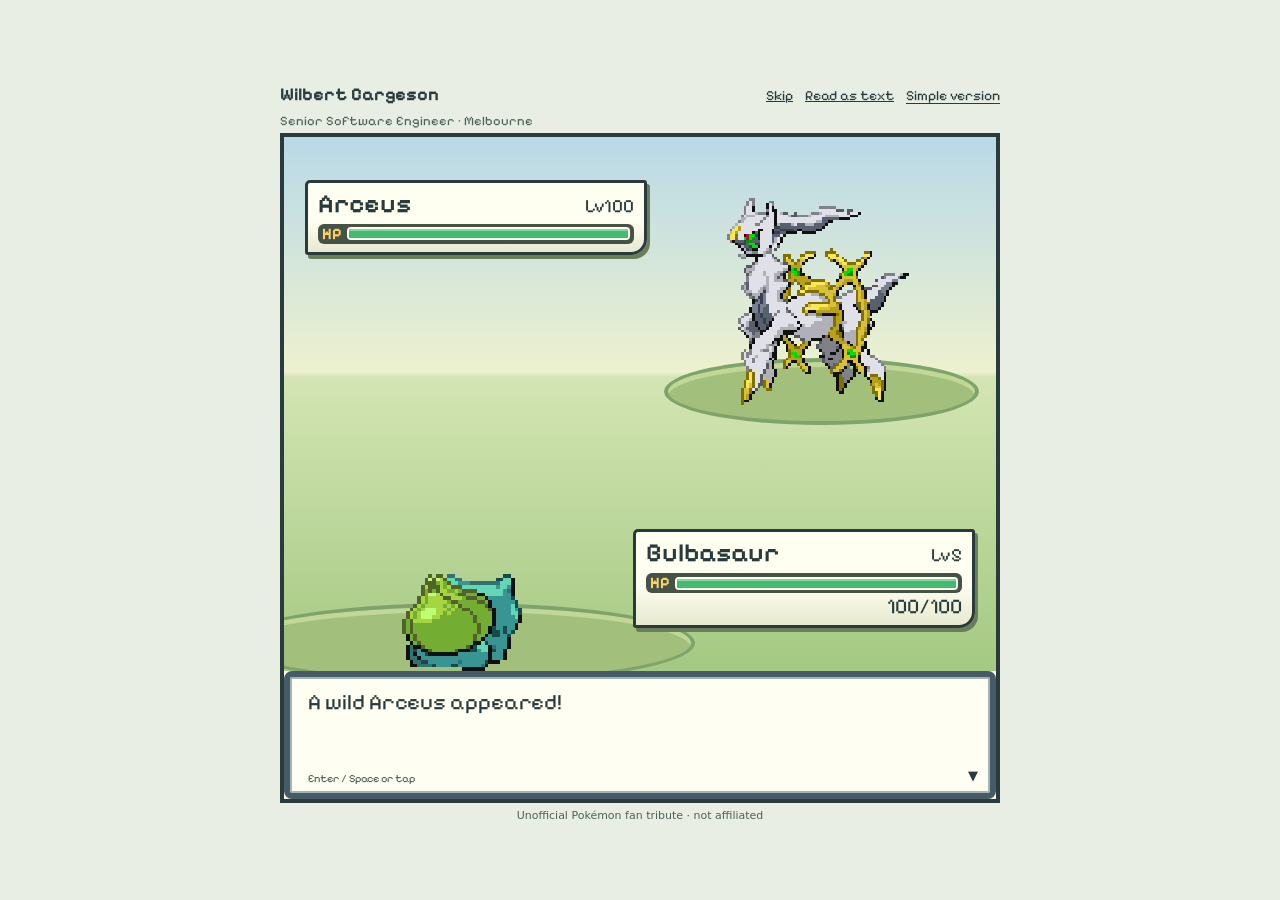
<file: index.html>
<!DOCTYPE html>
<html lang="en-AU">
  <head>
    <meta charset="utf-8" />
    <meta name="viewport" content="width=device-width, initial-scale=1" />

    <link rel="icon" href="./favicon.png" type="image/png" sizes="128x128" />
    <link rel="apple-touch-icon" href="./logo192.png" />
    <link rel="manifest" href="./manifest.json" />
    <meta name="theme-color" content="#f8f8f8" />

    <!--
      `max-image-preview:large` is what lets Google print the card artwork
      beside the result instead of a thumbnail; the two `max-*` opt-outs stop
      it truncating the snippet. Without these it defaults to the smallest.
    -->
    <meta
      name="robots"
      content="index, follow, max-image-preview:large, max-snippet:-1, max-video-preview:-1"
    />
    <meta name="author" content="Wilbert Cargeson" />

    <title>Wilbert Cargeson — Senior Software Engineer | Melbourne</title>
      <meta name="description" content="Wilbert Cargeson is a senior software engineer in Melbourne, Australia. Five years building event-driven platforms and high-availability microservices in C#/.NET, React, Python and AWS. AWS Certified DevOps Engineer – Professional." />
      <link rel="canonical" href="https://wil-bit21.github.io/" />
      <link rel="alternate" href="https://wil-bit21.github.io/simple/" title="Plain résumé" />

      <meta property="og:type" content="profile" />
      <meta property="og:site_name" content="Wilbert Cargeson — Senior Software Engineer | Melbourne" />
      <meta property="og:locale" content="en_AU" />
      <meta property="og:url" content="https://wil-bit21.github.io/" />
      <meta property="og:title" content="Wilbert Cargeson — Senior Software Engineer | Melbourne" />
      <meta property="og:description" content="Wilbert Cargeson is a senior software engineer in Melbourne, Australia. Five years building event-driven platforms and high-availability microservices in C#/.NET, React, Python and AWS. AWS Certified DevOps Engineer – Professional." />
      <meta property="og:image" content="https://wil-bit21.github.io/og-card.png" />
      <meta property="og:image:width" content="1200" />
      <meta property="og:image:height" content="630" />
      <meta property="og:image:alt" content="Wilbert Cargeson — Senior Software Engineer | Melbourne" />

      <meta name="twitter:card" content="summary_large_image" />
      <meta name="twitter:title" content="Wilbert Cargeson — Senior Software Engineer | Melbourne" />
      <meta name="twitter:description" content="Wilbert Cargeson is a senior software engineer in Melbourne, Australia. Five years building event-driven platforms and high-availability microservices in C#/.NET, React, Python and AWS. AWS Certified DevOps Engineer – Professional." />
      <meta name="twitter:image" content="https://wil-bit21.github.io/og-card.png" />
      <meta name="twitter:image:alt" content="Wilbert Cargeson — Senior Software Engineer | Melbourne" />

      <script type="application/ld+json">
  {
  "@context": "https://schema.org",
  "@graph": [
    {
      "@type": "WebSite",
      "@id": "https://wil-bit21.github.io/#website",
      "url": "https://wil-bit21.github.io/",
      "name": "Wilbert Cargeson — Senior Software Engineer | Melbourne",
      "description": "Wilbert Cargeson is a senior software engineer in Melbourne, Australia. Five years building event-driven platforms and high-availability microservices in C#/.NET, React, Python and AWS. AWS Certified DevOps Engineer – Professional.",
      "inLanguage": "en-AU",
      "publisher": {
        "@id": "https://wil-bit21.github.io/#person"
      }
    },
    {
      "@type": "ProfilePage",
      "@id": "https://wil-bit21.github.io/#webpage",
      "url": "https://wil-bit21.github.io/",
      "name": "Wilbert Cargeson — Senior Software Engineer | Melbourne",
      "description": "Wilbert Cargeson is a senior software engineer in Melbourne, Australia. Five years building event-driven platforms and high-availability microservices in C#/.NET, React, Python and AWS. AWS Certified DevOps Engineer – Professional.",
      "isPartOf": {
        "@id": "https://wil-bit21.github.io/#website"
      },
      "about": {
        "@id": "https://wil-bit21.github.io/#person"
      },
      "mainEntity": {
        "@id": "https://wil-bit21.github.io/#person"
      },
      "inLanguage": "en-AU",
      "primaryImageOfPage": {
        "@type": "ImageObject",
        "url": "https://wil-bit21.github.io/og-card.png"
      }
    },
    {
      "@type": "Person",
      "@id": "https://wil-bit21.github.io/#person",
      "name": "Wilbert Cargeson",
      "givenName": "Wilbert",
      "familyName": "Cargeson",
      "url": "https://wil-bit21.github.io/",
      "image": "https://wil-bit21.github.io/og-card.png",
      "email": "mailto:wilbert.cargeson@gmail.com",
      "jobTitle": "Senior Software Engineer",
      "description": "Five years building event-driven platforms and high-availability microservices across React, Rails, .NET and Python. Mentors engineers, leads delivery for port authorities, and improves uptime, delivery time and defect rate.",
      "knowsAbout": [
        "C#",
        "Python",
        "TypeScript",
        ".NET 8.0",
        "React",
        "React Native",
        "Ruby on Rails",
        "Prefect",
        "AWS",
        "PostgreSQL",
        "Playwright",
        "Buildkite"
      ],
      "knowsLanguage": "en",
      "sameAs": [
        "https://linkedin.com/in/wilbertcargeson",
        "https://github.com/wil-bit21"
      ],
      "address": {
        "@type": "PostalAddress",
        "addressLocality": "Melbourne",
        "addressRegion": "VIC",
        "addressCountry": "AU"
      },
      "homeLocation": {
        "@type": "Place",
        "name": "Melbourne, Australia"
      },
      "hasOccupation": {
        "@type": "Occupation",
        "name": "Senior Software Engineer",
        "occupationalCategory": "15-1252.00 Software Developers",
        "occupationLocation": {
          "@type": "City",
          "name": "Melbourne",
          "address": {
            "@type": "PostalAddress",
            "addressLocality": "Melbourne",
            "addressRegion": "VIC",
            "addressCountry": "AU"
          }
        },
        "skills": "C#, Python, TypeScript, .NET 8.0, React, React Native, Ruby on Rails, Prefect, AWS, PostgreSQL, Playwright, Buildkite"
      },
      "worksFor": {
        "@type": "Organization",
        "name": "OMC International"
      },
      "alumniOf": [
        {
          "@type": "CollegeOrUniversity",
          "name": "University of Melbourne"
        }
      ],
      "hasCredential": [
        {
          "@type": "EducationalOccupationalCredential",
          "name": "AWS DevOps Engineer – Professional",
          "credentialCategory": "certificate",
          "recognizedBy": {
            "@type": "Organization",
            "name": "Amazon Web Services"
          }
        },
        {
          "@type": "EducationalOccupationalCredential",
          "name": "AWS Certified Developer – Associate",
          "credentialCategory": "certificate",
          "recognizedBy": {
            "@type": "Organization",
            "name": "Amazon Web Services"
          }
        },
        {
          "@type": "EducationalOccupationalCredential",
          "name": "BSc Computing & Software Systems",
          "credentialCategory": "degree",
          "recognizedBy": {
            "@type": "Organization",
            "name": "University of Melbourne"
          }
        }
      ]
    }
  ]
}
      </script>

    <!--
      Google Fonts is a third-party, render-blocking stylesheet on the critical
      path. `preconnect` opens the TLS handshakes early; loading the sheet at
      `media="print"` and flipping it on load takes it off the blocking path
      entirely. `display=swap` in the URL already guarantees text paints in the
      fallback face meanwhile, so nothing is hidden waiting on the network.
    -->
    <link rel="preconnect" href="https://fonts.googleapis.com" />
    <link rel="preconnect" href="https://fonts.gstatic.com" crossorigin />
    <link
      rel="stylesheet"
      href="https://fonts.googleapis.com/css2?family=Pixelify+Sans:wght@400..700&display=swap"
      media="print"
      onload="this.media='all';this.onload=null"
    />
    <noscript>
      <link
        rel="stylesheet"
        href="https://fonts.googleapis.com/css2?family=Pixelify+Sans:wght@400..700&display=swap"
      />
    </noscript>
    <script type="module" crossorigin src="./assets/main-B78neMUr.js"></script>
    <link rel="modulepreload" crossorigin href="./assets/config-D7dlQBLA.js">
    <link rel="stylesheet" crossorigin href="./assets/main-CiL_UUeQ.css">
  </head>
  <body>
    <div id="root"><div class="portfolio"><header class="portfolio-header"><div class="identity"><h1>Wilbert<!-- --> <!-- -->Cargeson</h1><p>Senior Software Engineer<!-- --> · <!-- -->Melbourne</p></div><nav class="quick-exits" aria-label="Quick exits"><button type="button">Skip to the end</button><button type="button" class="text-opener" aria-label="Read the battle as text" aria-haspopup="dialog" aria-expanded="false"><span class="text-opener-long">Read as text</span><span class="text-opener-short" aria-hidden="true">Text</span></button><a href="./simple/">Simple version</a></nav></header><main><section class="battle" aria-label="Career battle"><div class="battle-scene"><div class="status opponent-status"><div class="status-heading"><strong>Arceus</strong><span>Lv<!-- -->100</span></div><div class="health"><span aria-hidden="true">HP</span><div class="health-track" role="progressbar" aria-label="Arceus HP" aria-valuemin="0" aria-valuemax="100" aria-valuenow="100"><div class="health-fill health-fill--green" style="width:100%"></div></div></div></div><div class="sprite-place opponent-place"><img class="sprite opponent-sprite" src="./critters/arceus.gif" alt="Arceus, front view" width="70" height="81"/><div class="attack-impact" aria-hidden="true"></div></div><div class="sprite-place player-place"><img class="sprite player-sprite" src="./critters/bulbasaur-back.gif" alt="Bulbasaur, back view"/></div><div class="status player-status"><div class="status-heading"><strong>Bulbasaur</strong><span>Lv<!-- -->5</span></div><div class="health"><span aria-hidden="true">HP</span><div class="health-track" role="progressbar" aria-label="Bulbasaur HP" aria-valuemin="0" aria-valuemax="100" aria-valuenow="100"><div class="health-fill health-fill--green" style="width:100%"></div></div></div><div class="health-numbers">100<!-- -->/100</div></div></div><div class="panel"><div class="dialogue" aria-live="polite"><span class="dialogue-text">A wild Arceus appeared!</span></div></div></section></main><footer class="portfolio-footer"><p class="fan-tribute-mini">Unofficial Pokémon fan tribute · not affiliated</p></footer><details class="transcript"><summary tabindex="-1">Read the battle as text</summary><div class="transcript-panel" role="dialog" aria-modal="true" aria-labelledby="transcript-title"><div class="transcript-bar"><h2 id="transcript-title">The battle, as text</h2><button type="button">Close</button></div><div class="transcript-body" tabindex="0" role="region" aria-labelledby="transcript-title"><p>A wild Arceus appeared!</p><p>Arceus is the craft itself. It doesn&#x27;t go down easy.</p><p>Go! Bulbasaur!</p><p>Software Engineer Intern · Shopee · Dec 2019 — Feb 2020</p><p>Learned to read the graph before touching the code.</p><p>Bulbasaur learned a new set of moves!</p><p>Bulbasaur used Bottleneck Hunt!</p><p>+300% read &amp; write performance</p><p>It&#x27;s super effective!</p><p>Bulbasaur used Auto-Scaling!</p><p>Cut VM cost off-peak, Graylog nodes</p><p>Bulbasaur used Secure API!</p><p>Builds authenticated REST APIs.</p><p>What? Bulbasaur is evolving!</p><p>Congratulations! Bulbasaur evolved into Ivysaur!</p><p>Software Engineer · OMC International · Dec 2021 — Aug 2026</p><p>Took the flagship product, then the pipeline underneath it.</p><p>Ivysaur learned a new set of moves!</p><p>Ivysaur used Pipeline Hardening!</p><p>2 days to minutes for regression testing</p><p>It&#x27;s super effective!</p><p>Ivysaur used Full-Stack Feature Delivery!</p><p>100+ features · ~$10M annual product revenue</p><p>It&#x27;s super effective!</p><p>Ivysaur used Real-Time Streams!</p><p>For port authority users</p><p>Ivysaur used Microservice Design!</p><p>99.94% uptime · 50,000+ daily requests</p><p>It&#x27;s super effective!</p><p>What? Ivysaur is evolving!</p><p>Congratulations! Ivysaur evolved into Venusaur!</p><p>Senior Software Engineer · OMC International · Aug 2026 — present</p><p>Owns the estate end to end, and sets how the team builds.</p><p>Venusaur learned a new set of moves!</p><p>Venusaur used Technical Leadership!</p><p>Technical design and delivery for port authorities</p><p>Venusaur used Event-Driven Automation!</p><p>250k+ operational events / month</p><p>It&#x27;s super effective!</p><p>Venusaur used AI-Augmented Development!</p><p>−54% reported bugs per sprint</p><p>It&#x27;s super effective!</p><p>Venusaur used MCP Tooling!</p><p>−30% on-call investigation time</p><p>It&#x27;s super effective!</p><p>Arceus is still standing… but it looks impressed.</p><p>Venusaur is holding embAdded — a marketplace it built and launched on its own.</p><p>Trainer badges: AWS DevOps Engineer – Professional · AWS Certified Developer – Associate · BSc, University of Melbourne.</p><p>What will you do?</p><p class="fan-tribute">Pokémon and all related names are trademarks of Nintendo, Creatures Inc. and GAME FREAK Inc. This is an unofficial fan tribute with no affiliation. Sprites via Pokémon Showdown.</p></div></div></details></div></div>
  </body>
</html>
</file>
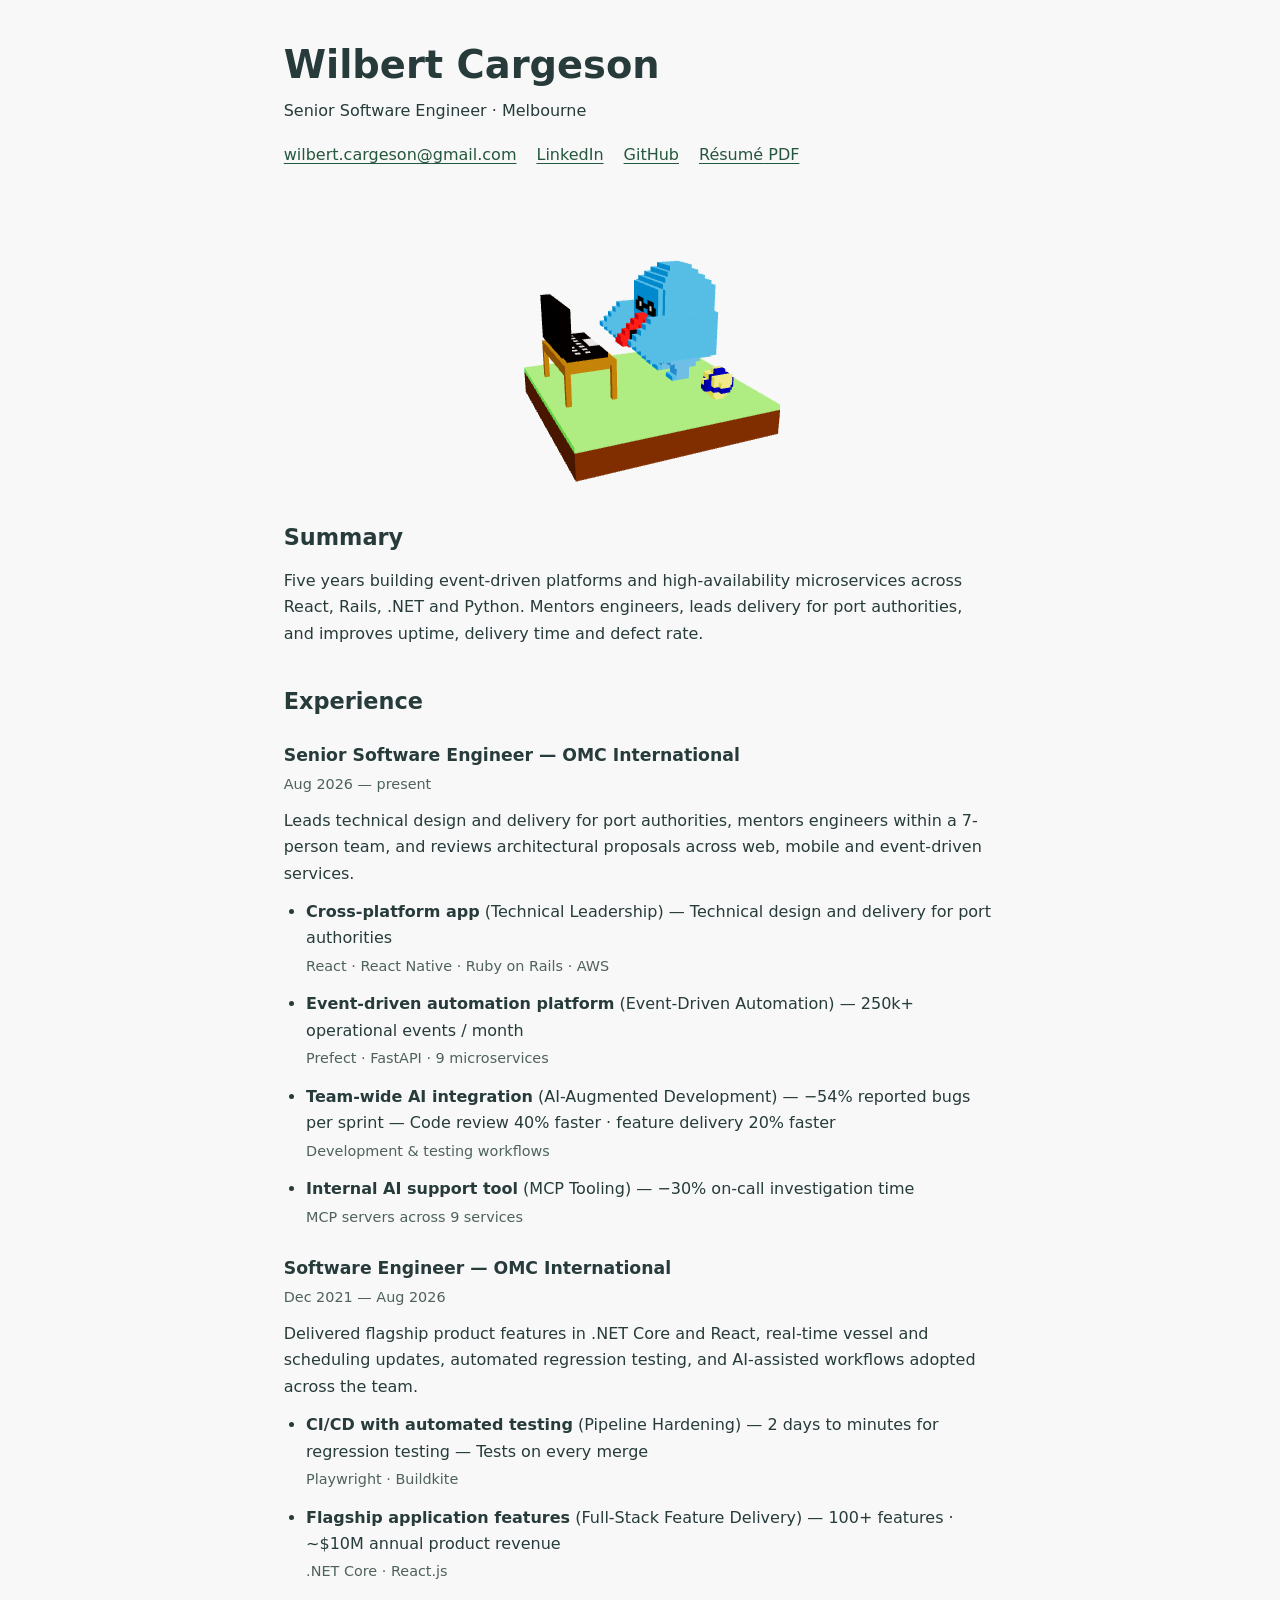
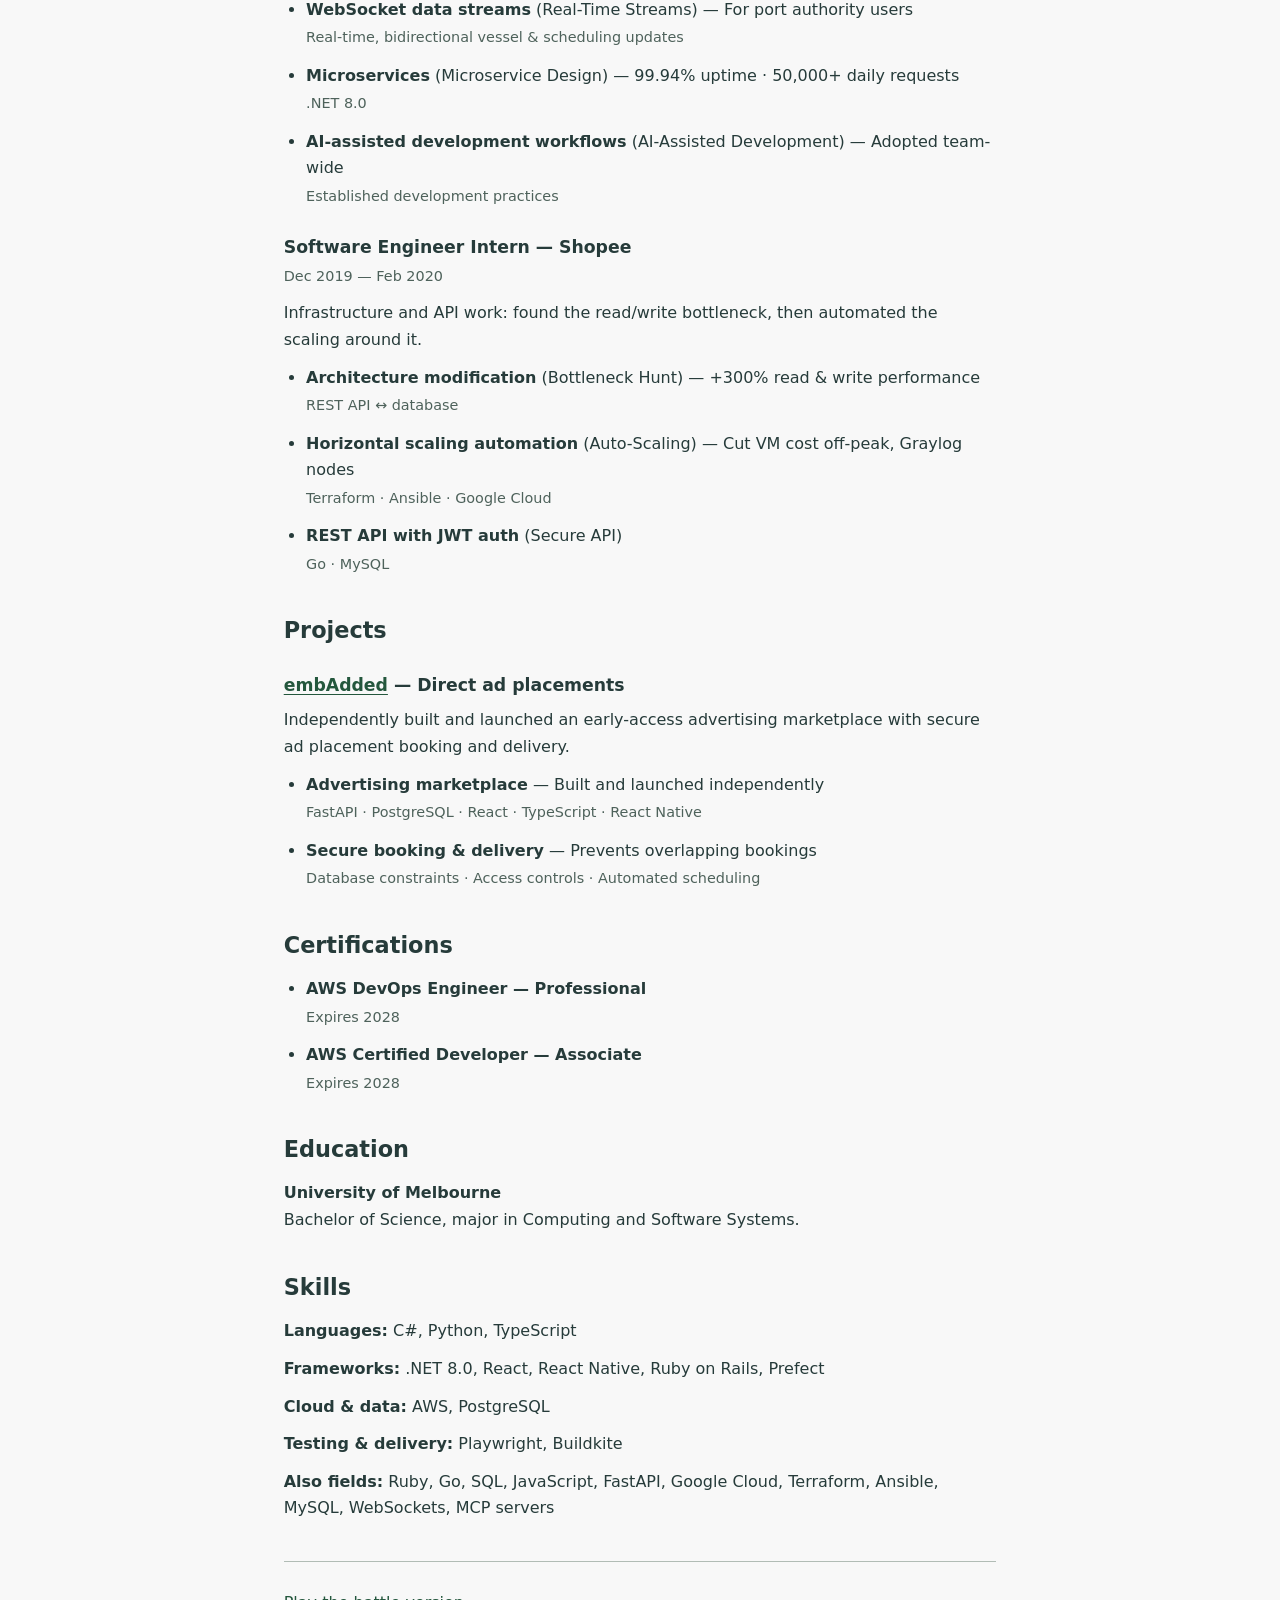
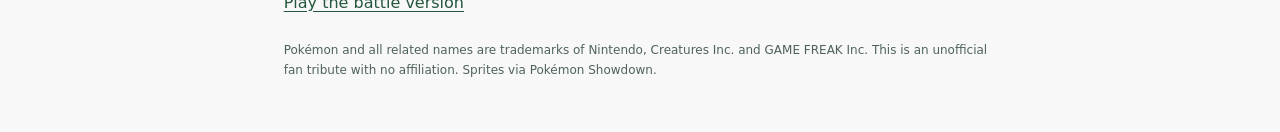
<file: simple/index.html>
<!DOCTYPE html>
<html lang="en-AU">
  <head>
    <meta charset="utf-8" />
    <meta name="viewport" content="width=device-width, initial-scale=1" />
    <link rel="icon" href="../favicon.png" type="image/png" sizes="128x128" />
    <link rel="apple-touch-icon" href="../logo192.png" />
    <link rel="manifest" href="../manifest.json" />
    <meta name="theme-color" content="#f8f8f8" />
    <meta name="robots" content="index, follow, max-image-preview:large, max-snippet:-1, max-video-preview:-1" />
    <meta name="author" content="Wilbert Cargeson" />
    <title>Wilbert Cargeson — Résumé | Senior Software Engineer</title>
      <meta name="description" content="Wilbert Cargeson is a senior software engineer in Melbourne, Australia. Five years building event-driven platforms and high-availability microservices in C#/.NET, React, Python and AWS. AWS Certified DevOps Engineer – Professional." />
      <link rel="canonical" href="https://wil-bit21.github.io/simple/" />
      

      <meta property="og:type" content="profile" />
      <meta property="og:site_name" content="Wilbert Cargeson — Résumé | Senior Software Engineer" />
      <meta property="og:locale" content="en_AU" />
      <meta property="og:url" content="https://wil-bit21.github.io/simple/" />
      <meta property="og:title" content="Wilbert Cargeson — Résumé | Senior Software Engineer" />
      <meta property="og:description" content="Wilbert Cargeson is a senior software engineer in Melbourne, Australia. Five years building event-driven platforms and high-availability microservices in C#/.NET, React, Python and AWS. AWS Certified DevOps Engineer – Professional." />
      <meta property="og:image" content="https://wil-bit21.github.io/og-card.png" />
      <meta property="og:image:width" content="1200" />
      <meta property="og:image:height" content="630" />
      <meta property="og:image:alt" content="Wilbert Cargeson — Résumé | Senior Software Engineer" />

      <meta name="twitter:card" content="summary_large_image" />
      <meta name="twitter:title" content="Wilbert Cargeson — Résumé | Senior Software Engineer" />
      <meta name="twitter:description" content="Wilbert Cargeson is a senior software engineer in Melbourne, Australia. Five years building event-driven platforms and high-availability microservices in C#/.NET, React, Python and AWS. AWS Certified DevOps Engineer – Professional." />
      <meta name="twitter:image" content="https://wil-bit21.github.io/og-card.png" />
      <meta name="twitter:image:alt" content="Wilbert Cargeson — Résumé | Senior Software Engineer" />

      <script type="application/ld+json">
  {
  "@context": "https://schema.org",
  "@graph": [
    {
      "@type": "WebSite",
      "@id": "https://wil-bit21.github.io/#website",
      "url": "https://wil-bit21.github.io/",
      "name": "Wilbert Cargeson — Senior Software Engineer | Melbourne",
      "description": "Wilbert Cargeson is a senior software engineer in Melbourne, Australia. Five years building event-driven platforms and high-availability microservices in C#/.NET, React, Python and AWS. AWS Certified DevOps Engineer – Professional.",
      "inLanguage": "en-AU",
      "publisher": {
        "@id": "https://wil-bit21.github.io/#person"
      }
    },
    {
      "@type": "ProfilePage",
      "@id": "https://wil-bit21.github.io/simple/#webpage",
      "url": "https://wil-bit21.github.io/simple/",
      "name": "Wilbert Cargeson — Résumé | Senior Software Engineer",
      "description": "Wilbert Cargeson is a senior software engineer in Melbourne, Australia. Five years building event-driven platforms and high-availability microservices in C#/.NET, React, Python and AWS. AWS Certified DevOps Engineer – Professional.",
      "isPartOf": {
        "@id": "https://wil-bit21.github.io/#website"
      },
      "about": {
        "@id": "https://wil-bit21.github.io/#person"
      },
      "mainEntity": {
        "@id": "https://wil-bit21.github.io/#person"
      },
      "inLanguage": "en-AU",
      "primaryImageOfPage": {
        "@type": "ImageObject",
        "url": "https://wil-bit21.github.io/og-card.png"
      }
    },
    {
      "@type": "Person",
      "@id": "https://wil-bit21.github.io/#person",
      "name": "Wilbert Cargeson",
      "givenName": "Wilbert",
      "familyName": "Cargeson",
      "url": "https://wil-bit21.github.io/",
      "image": "https://wil-bit21.github.io/og-card.png",
      "email": "mailto:wilbert.cargeson@gmail.com",
      "jobTitle": "Senior Software Engineer",
      "description": "Five years building event-driven platforms and high-availability microservices across React, Rails, .NET and Python. Mentors engineers, leads delivery for port authorities, and improves uptime, delivery time and defect rate.",
      "knowsAbout": [
        "C#",
        "Python",
        "TypeScript",
        ".NET 8.0",
        "React",
        "React Native",
        "Ruby on Rails",
        "Prefect",
        "AWS",
        "PostgreSQL",
        "Playwright",
        "Buildkite"
      ],
      "knowsLanguage": "en",
      "sameAs": [
        "https://linkedin.com/in/wilbertcargeson",
        "https://github.com/wil-bit21"
      ],
      "address": {
        "@type": "PostalAddress",
        "addressLocality": "Melbourne",
        "addressRegion": "VIC",
        "addressCountry": "AU"
      },
      "homeLocation": {
        "@type": "Place",
        "name": "Melbourne, Australia"
      },
      "hasOccupation": {
        "@type": "Occupation",
        "name": "Senior Software Engineer",
        "occupationalCategory": "15-1252.00 Software Developers",
        "occupationLocation": {
          "@type": "City",
          "name": "Melbourne",
          "address": {
            "@type": "PostalAddress",
            "addressLocality": "Melbourne",
            "addressRegion": "VIC",
            "addressCountry": "AU"
          }
        },
        "skills": "C#, Python, TypeScript, .NET 8.0, React, React Native, Ruby on Rails, Prefect, AWS, PostgreSQL, Playwright, Buildkite"
      },
      "worksFor": {
        "@type": "Organization",
        "name": "OMC International"
      },
      "alumniOf": [
        {
          "@type": "CollegeOrUniversity",
          "name": "University of Melbourne"
        }
      ],
      "hasCredential": [
        {
          "@type": "EducationalOccupationalCredential",
          "name": "AWS DevOps Engineer – Professional",
          "credentialCategory": "certificate",
          "recognizedBy": {
            "@type": "Organization",
            "name": "Amazon Web Services"
          }
        },
        {
          "@type": "EducationalOccupationalCredential",
          "name": "AWS Certified Developer – Associate",
          "credentialCategory": "certificate",
          "recognizedBy": {
            "@type": "Organization",
            "name": "Amazon Web Services"
          }
        },
        {
          "@type": "EducationalOccupationalCredential",
          "name": "BSc Computing & Software Systems",
          "credentialCategory": "degree",
          "recognizedBy": {
            "@type": "Organization",
            "name": "University of Melbourne"
          }
        }
      ]
    }
  ]
}
      </script>
    <script type="module" crossorigin src="../assets/simple-DV54DVUl.js"></script>
    <link rel="modulepreload" crossorigin href="../assets/config-D7dlQBLA.js">
    <link rel="stylesheet" crossorigin href="../assets/simple-12lFdSPm.css">
  </head>
  <body>
    <div id="root"><div class="simple-page"><header><h1>Wilbert<!-- --> <!-- -->Cargeson</h1><p class="simple-title">Senior Software Engineer<!-- --> · <!-- -->Melbourne</p><nav aria-label="Contact and résumé"><ul class="contact-line"><li><a href="mailto:wilbert.cargeson@gmail.com">wilbert.cargeson@gmail.com</a></li><li><a href="https://linkedin.com/in/wilbertcargeson">LinkedIn</a></li><li><a href="https://github.com/wil-bit21">GitHub</a></li><li><a href="../Resume_WilbertCargeson.pdf" download="">Résumé<!-- --> PDF</a></li></ul></nav></header><main><div class="simple-model" role="img" aria-label="Rotating 3D voxel render of Nosepass, the card&#x27;s illustration"><span>Nosepass 3D model</span></div><section aria-labelledby="summary"><h2 id="summary">Summary</h2><p>Five years building event-driven platforms and high-availability microservices across React, Rails, .NET and Python. Mentors engineers, leads delivery for port authorities, and improves uptime, delivery time and defect rate.</p></section><section aria-labelledby="experience"><h2 id="experience">Experience</h2><article><h3>Senior Software Engineer<!-- --> — <!-- -->OMC International</h3><p class="period">Aug 2026 — present</p><p>Leads technical design and delivery for port authorities, mentors engineers within a 7-person team, and reviews architectural proposals across web, mobile and event-driven services.</p><ul><li><strong>Cross-platform app</strong> (<!-- -->Technical Leadership<!-- -->)<!-- --> — <!-- -->Technical design and delivery for port authorities<span class="result-meta">React · React Native · Ruby on Rails · AWS</span></li><li><strong>Event-driven automation platform</strong> (<!-- -->Event-Driven Automation<!-- -->)<!-- --> — <!-- -->250k+<!-- --> <!-- -->operational events / month<span class="result-meta">Prefect · FastAPI · 9 microservices</span></li><li><strong>Team-wide AI integration</strong> (<!-- -->AI-Augmented Development<!-- -->)<!-- --> — <!-- -->−54%<!-- --> <!-- -->reported bugs per sprint<!-- --> — <!-- -->Code review 40% faster · feature delivery 20% faster<span class="result-meta">Development &amp; testing workflows</span></li><li><strong>Internal AI support tool</strong> (<!-- -->MCP Tooling<!-- -->)<!-- --> — <!-- -->−30%<!-- --> <!-- -->on-call investigation time<span class="result-meta">MCP servers across 9 services</span></li></ul></article><article><h3>Software Engineer<!-- --> — <!-- -->OMC International</h3><p class="period">Dec 2021 — Aug 2026</p><p>Delivered flagship product features in .NET Core and React, real-time vessel and scheduling updates, automated regression testing, and AI-assisted workflows adopted across the team.</p><ul><li><strong>CI/CD with automated testing</strong> (<!-- -->Pipeline Hardening<!-- -->)<!-- --> — <!-- -->2 days<!-- --> <!-- -->to minutes for regression testing<!-- --> — <!-- -->Tests on every merge<span class="result-meta">Playwright · Buildkite</span></li><li><strong>Flagship application features</strong> (<!-- -->Full-Stack Feature Delivery<!-- -->)<!-- --> — <!-- -->100+<!-- --> <!-- -->features · ~$10M annual product revenue<span class="result-meta">.NET Core · React.js</span></li><li><strong>WebSocket data streams</strong> (<!-- -->Real-Time Streams<!-- -->)<!-- --> — <!-- -->For port authority users<span class="result-meta">Real-time, bidirectional vessel &amp; scheduling updates</span></li><li><strong>Microservices</strong> (<!-- -->Microservice Design<!-- -->)<!-- --> — <!-- -->99.94%<!-- --> <!-- -->uptime · 50,000+ daily requests<span class="result-meta">.NET 8.0</span></li><li><strong>AI-assisted development workflows</strong> (<!-- -->AI-Assisted Development<!-- -->)<!-- --> — <!-- -->Adopted team-wide<span class="result-meta">Established development practices</span></li></ul></article><article><h3>Software Engineer Intern<!-- --> — <!-- -->Shopee</h3><p class="period">Dec 2019 — Feb 2020</p><p>Infrastructure and API work: found the read/write bottleneck, then automated the scaling around it.</p><ul><li><strong>Architecture modification</strong> (<!-- -->Bottleneck Hunt<!-- -->)<!-- --> — <!-- -->+300%<!-- --> <!-- -->read &amp; write performance<span class="result-meta">REST API ↔ database</span></li><li><strong>Horizontal scaling automation</strong> (<!-- -->Auto-Scaling<!-- -->)<!-- --> — <!-- -->Cut VM cost off-peak, Graylog nodes<span class="result-meta">Terraform · Ansible · Google Cloud</span></li><li><strong>REST API with JWT auth</strong> (<!-- -->Secure API<!-- -->)<span class="result-meta">Go · MySQL</span></li></ul></article></section><section aria-labelledby="projects"><h2 id="projects">Projects</h2><article><h3><a href="https://embadded.com/">embAdded</a> — <!-- -->Direct ad placements</h3><p>Independently built and launched an early-access advertising marketplace with secure ad placement booking and delivery.</p><ul><li><strong>Advertising marketplace</strong> — <!-- -->Built and launched independently<span class="result-meta">FastAPI · PostgreSQL · React · TypeScript · React Native</span></li><li><strong>Secure booking &amp; delivery</strong> — <!-- -->Prevents overlapping bookings<span class="result-meta">Database constraints · Access controls · Automated scheduling</span></li></ul></article></section><section aria-labelledby="certifications"><h2 id="certifications">Certifications</h2><ul><li><strong>AWS DevOps Engineer<!-- --> — <!-- -->Professional</strong><span class="result-meta">Expires 2028</span></li><li><strong>AWS Certified Developer<!-- --> — <!-- -->Associate</strong><span class="result-meta">Expires 2028</span></li></ul></section><section aria-labelledby="education"><h2 id="education">Education</h2><p><strong>University of Melbourne</strong><br/>Bachelor of Science, major in Computing and Software Systems.</p></section><section aria-labelledby="skills"><h2 id="skills">Skills</h2><p><strong>Languages<!-- -->:</strong> <!-- -->C#, Python, TypeScript</p><p><strong>Frameworks<!-- -->:</strong> <!-- -->.NET 8.0, React, React Native, Ruby on Rails, Prefect</p><p><strong>Cloud &amp; data<!-- -->:</strong> <!-- -->AWS, PostgreSQL</p><p><strong>Testing &amp; delivery<!-- -->:</strong> <!-- -->Playwright, Buildkite</p><p><strong>Also fields<!-- -->:</strong> <!-- -->Ruby, Go, SQL, JavaScript, FastAPI, Google Cloud, Terraform, Ansible, MySQL, WebSockets, MCP servers</p></section></main><footer><p><a href="../">Play the battle version</a></p><p class="fan-tribute">Pokémon and all related names are trademarks of Nintendo, Creatures Inc. and GAME FREAK Inc. This is an unofficial fan tribute with no affiliation. Sprites via Pokémon Showdown.</p></footer></div></div>
  </body>
</html>
</file>
<file: assets/main-CiL_UUeQ.css>
:root{color-scheme:light;--page: #e9eee5;--ink: #293b3c;--muted: #4c6159;--field: #b9d694;--paper: #fffef3;--frame: #455c67;--accent: #245a37;--gutter: 12px;--header-h: 60px;--panel-h: 128px;--footer-h: 24px;font-family:Pixelify Sans,system-ui,sans-serif;color:var(--ink);background:var(--page);font-synthesis:none;scrollbar-color:var(--frame) var(--page);accent-color:var(--accent)}*{box-sizing:border-box}html,body{height:100%;overflow:hidden}body{margin:0;min-width:280px}#root{height:100vh;height:100dvh}button,a{-webkit-tap-highlight-color:transparent}button{font:inherit;color:inherit;cursor:pointer}a{color:inherit;text-underline-offset:3px}button:disabled{cursor:default}button,a,summary{touch-action:manipulation}:focus-visible{outline:3px solid var(--accent);outline-offset:3px}::selection{color:var(--paper);background:var(--accent)}.portfolio{--stage-w: min(720px, 100vw - 2 * var(--gutter), (100vh - var(--header-h) - var(--footer-h) - var(--panel-h) - 12px) * 4 / 3);--stage-w: min(720px, 100vw - 2 * var(--gutter), (100dvh - var(--header-h) - var(--footer-h) - var(--panel-h) - 12px) * 4 / 3);display:flex;flex-direction:column;justify-content:center;width:var(--stage-w);height:100vh;height:100dvh;margin:0 auto;overflow:hidden}.portfolio-header{display:grid;grid-template-columns:minmax(0,1fr) auto;align-items:center;gap:2px 12px;flex:none;height:var(--header-h);padding:6px 0}.identity{display:contents}.identity h1{margin:0;font-size:18px;line-height:1.1}.identity p{grid-column:1 / -1;grid-row:2;margin:0;font-size:13px;overflow-wrap:anywhere;color:var(--muted)}.quick-exits{display:flex;grid-column:2;grid-row:1;justify-self:end;gap:12px;align-items:center;font-size:14px}.quick-exits button{background:none;border:0;padding:6px 0;font-size:14px;text-decoration:underline}.quick-exits button:first-child{font-size:0}.quick-exits button:first-child:after{content:"Skip";font-size:14px}.quick-exits a{display:inline-flex;min-height:32px;align-items:center}.quick-exits :is(a,button):hover{color:var(--accent);text-decoration-thickness:2px}.text-opener-short{display:none}.battle{position:relative;flex:none;border:4px solid var(--ink);background:var(--paper);container-type:inline-size}.battle-scene{position:relative;aspect-ratio:256 / 192;overflow:hidden;isolation:isolate;background:linear-gradient(#b9d9e8,#edf1cf 44%,#d3e5b3 45%,#a4c982);image-rendering:pixelated}.status{position:absolute;z-index:2;width:48%;padding:8px 10px;border:3px solid var(--ink);border-radius:5px 3px 16px;background:linear-gradient(#fffff1 55%,#e6e9cf);box-shadow:3px 4px #6b7e5b}.status-heading{display:flex;align-items:baseline;justify-content:space-between;gap:4px;font-size:clamp(16px,4.3cqw,26px);line-height:1}.status-heading strong{font-weight:600}.status-heading span{font-size:.72em;font-variant-numeric:tabular-nums}.opponent-status{top:8%;left:3%}.player-status{right:3%;bottom:8%}.health{display:flex;gap:3px;align-items:center;margin-top:7px;padding:2px 4px;border-radius:6px;background:#455347}.health>span{padding-right:2px;font-size:clamp(10px,2.7cqw,16px);font-weight:700;color:#ffd068;line-height:1}.health-track{flex:1;height:clamp(8px,2.2cqw,13px);overflow:hidden;border:2px solid #ffffed;border-radius:4px;background:#344b46}.health-fill{height:100%;transition:width .45s ease-out;border-top:2px solid #ffffff60}.health-fill--green{background:#42ba72}.health-fill--yellow{background:#e9bd38}.health-fill--red{background:#e06449}.health-numbers{margin-top:3px;text-align:right;font-size:clamp(13px,3.7cqw,21px);line-height:1;font-variant-numeric:tabular-nums}.sprite-place{position:absolute;display:flex;align-items:flex-end;justify-content:center}.sprite-place:before{content:"";position:absolute;z-index:-1;width:100%;height:24%;bottom:-2%;border:4px solid #7fa46b;border-radius:50%;background:#a2bf7b;box-shadow:inset 0 5px #c1d796}.opponent-place{top:7%;left:54%;width:43%;height:46%}.player-place{left:-3%;bottom:0;width:56%;height:45%}.player-place:before{width:115%;height:30%;bottom:-5%}.sprite{position:relative;display:block;image-rendering:pixelated;object-fit:contain;flex:none}.opponent-sprite{width:64%;height:auto;max-height:100%;margin-bottom:4%}.player-sprite{height:auto;max-height:100%;object-position:bottom}.player-sprite[src$="bulbasaur-back.gif"]{width:30%}.player-sprite[src$="ivysaur-back.gif"]{width:51%}.player-sprite[src$="venusaur-back.gif"]{width:80%}.sprite--evolving{animation:evolution-flash .6s ease-out}.panel{position:relative;height:var(--panel-h);background:var(--paper)}.visually-hidden{position:absolute!important;width:1px!important;height:1px!important;min-height:0!important;margin:-1px!important;padding:0!important;overflow:hidden!important;clip:rect(0 0 0 0)!important;clip-path:inset(50%)!important;white-space:nowrap!important;border:0!important}.dialogue{position:relative;display:flex;flex-direction:column;justify-content:space-between;gap:5px;width:100%;height:100%;min-height:0;padding:12px 18px 9px;border:6px solid var(--frame);border-radius:8px;box-shadow:inset 0 0 0 2px #a4b4b6;background:var(--paper);color:var(--ink);text-align:left;line-height:1.2;font-size:clamp(16px,3.3cqw,22px);overflow:hidden;overflow-wrap:anywhere}.dialogue:focus-visible{outline-offset:-8px}.dialogue-text{display:block;padding-right:8px}.dialogue-rest{visibility:hidden}.dialogue-hint{display:block;font-size:11px;line-height:1;color:var(--muted)}.advance-indicator{position:absolute;right:12px;bottom:8px;font-size:13px;animation:advance-blink .9s steps(2,end) infinite}.ending-lines{display:grid;gap:4px;font-size:clamp(13px,2.6cqw,17px);line-height:1.2}.ending-lines>span:last-child{font-weight:700}.battle[data-phase=end] .dialogue{position:absolute;z-index:3;bottom:calc(100% + 8px);left:8px;right:8px;width:auto;height:auto;max-height:calc(var(--stage-w) * .62);padding:8px 12px;border-width:4px}.panel-menu{display:grid;grid-template-columns:7fr 3fr;height:100%;background:#526a73}.battle-menu{display:grid;grid-template-columns:repeat(2,minmax(0,1fr));grid-auto-rows:minmax(0,1fr);gap:6px;min-height:0;padding:8px}.battle-menu :is(button,a){display:flex;flex-direction:column;align-items:center;justify-content:center;gap:2px;min-width:0;min-height:0;padding:3px 8px;border:2px solid #263d39;border-radius:8px;box-shadow:inset 0 3px #ffffff70,inset 0 -3px #00000018;background:#e9e4cc;text-align:center;text-decoration:none;font-size:clamp(13px,2.9cqw,20px);line-height:1.1;overflow:hidden;overflow-wrap:anywhere}.battle-menu small{font-size:11px;line-height:1.1}.battle-menu :is(button,a):is(:hover,:focus-visible){outline:3px solid #fff5b9;outline-offset:-5px;border-color:var(--ink)}.panel-menu--moves{grid-template-columns:3fr 1fr;background:#2b4049}.panel-menu--moves .battle-menu{gap:5px;padding:6px}.panel-menu--moves .panel-side{margin:6px 6px 6px 0;padding:6px 8px;gap:3px}.battle-menu .move-button{--fill: #4fbf3b;--band: #8be86b;--edge: #12331a;--ink-move: #07230f;position:relative;z-index:0;padding:0 4px 0 10px;border:3px solid var(--edge);border-radius:11px;background:linear-gradient(var(--band) 0 46%,var(--fill) 46% 100%);box-shadow:inset 0 0 0 2px #ffffffe6,inset 0 -4px #0000002b,0 3px #0b1c10;color:var(--ink-move);font-size:clamp(18px,3.3cqw + 2px,24px);font-weight:700;line-height:1;text-shadow:0 1px 0 #ffffff8c;animation:move-rise .28s cubic-bezier(.2,.85,.3,1) backwards;animation-delay:calc(var(--i, 0) * 60ms);transition:transform .11s ease-out,filter .11s ease-out}.battle-menu .move-button:before{content:"▶︎";position:absolute;left:5px;top:50%;translate:0 -50%;font-size:.5em;line-height:1;opacity:0}.battle-menu .move-button:is(:hover,:focus-visible,.move-button--selected){--fill: #7bf24f;--band: #c3fba0;z-index:1;transform:translateY(-2px) scale(1.04);outline:0;border-color:var(--edge)}.battle-menu .move-button:is(:hover,:focus-visible,.move-button--selected):before{opacity:1}.battle-menu .move-button:focus-visible{outline:3px solid #fff;outline-offset:2px}.battle-menu .move-button:active{transform:translateY(1px) scale(.98)}.battle-menu .move-button:disabled{--fill: #8a9b8d;--band: #a2b1a4;--edge: #3c4d44;--ink-move: #3a4b41;opacity:.62;box-shadow:inset 0 0 0 2px #ffffff80;text-shadow:none;transform:none}.battle-menu .move-button:disabled>span{text-decoration:line-through;text-decoration-thickness:2px}.battle-menu .move-button:disabled:before{content:none}.move-info .move-prompt{font-size:clamp(13px,2.4cqw,17px);font-weight:700;line-height:1.1;color:var(--accent)}.move-info .panel-side-label{margin-top:1px;padding-top:3px;border-top:2px solid #c9d3c0}.move-info .move-meta{font-size:clamp(11px,2cqw,14px);font-weight:600;line-height:1.1}.panel-side{display:flex;flex-direction:column;gap:4px;min-width:0;min-height:0;margin:8px 8px 8px 0;padding:8px 10px;border:3px solid #263d39;border-radius:8px;background:var(--paper);box-shadow:inset 0 0 0 2px #a4b4b6;overflow:hidden;font-size:clamp(12px,2.4cqw,16px);line-height:1.15;overflow-wrap:anywhere}.panel-side-label{font-size:11px;line-height:1;color:var(--muted);text-transform:uppercase;letter-spacing:.06em}.panel-side strong{font-weight:600}.github-exit{display:flex;flex-direction:column;gap:2px;text-decoration:none}.github-exit small{font-size:11px;color:var(--muted)}.github-exit:is(:hover,:focus-visible){color:var(--accent)}.portfolio-footer{flex:none;display:flex;align-items:center;justify-content:center;height:var(--footer-h)}.fan-tribute-mini{margin:0;max-width:100%;overflow:hidden;text-overflow:ellipsis;white-space:nowrap;font-family:system-ui,sans-serif;color:var(--muted);font-size:11px}.transcript:not([open]){position:absolute;width:1px;height:1px;overflow:hidden;clip-path:inset(50%);white-space:nowrap}.transcript[open]{position:fixed;top:0;right:0;bottom:0;left:0;z-index:20;background:#293b3c99}.transcript[open]>summary{display:none}.transcript-panel{position:absolute;top:50%;left:50%;transform:translate(-50%,-50%);display:flex;flex-direction:column;width:min(640px,100% - 24px);max-height:calc(100% - 24px);border:4px solid var(--ink);border-radius:8px;background:var(--paper);box-shadow:4px 6px #6b7e5b}.transcript-bar{display:flex;flex:none;align-items:center;justify-content:space-between;gap:12px;padding:6px 8px 6px 16px;border-bottom:2px solid #9aaa92}.transcript-bar h2{margin:0;font-size:18px;font-weight:600}.transcript-bar button{min-height:40px;padding:4px 16px;border:2px solid #263d39;border-radius:8px;background:#e9e4cc;box-shadow:inset 0 3px #ffffff70;font-size:16px}.transcript-bar button:hover{background:#b5d985}.transcript-body{min-height:0;padding:4px 16px 12px;overflow-y:auto;overscroll-behavior:contain}.transcript-body:focus-visible{outline-offset:-3px}.transcript-body p{max-width:70ch;font-family:system-ui,sans-serif;line-height:1.6;font-size:15px;overflow-wrap:anywhere}.transcript-body .fan-tribute{margin:16px 0 0;padding-top:10px;border-top:2px solid #9aaa92;color:var(--muted);font-size:12px;line-height:1.5}.attack-impact{position:absolute;width:85%;aspect-ratio:1;bottom:8%;left:8%;opacity:0;pointer-events:none;background:radial-gradient(circle,#fffedc 0 13%,#dafa82 14% 27%,#64aa44 28% 40%,transparent 65%);clip-path:polygon(50% 0,59% 29%,85% 8%,75% 38%,100% 50%,72% 59%,91% 88%,60% 74%,50% 100%,39% 74%,10% 91%,27% 61%,0 50%,28% 39%,9% 10%,40% 27%)}.attack-impact:after{content:"";position:absolute;top:20%;right:44%;bottom:20%;left:44%;transform:rotate(35deg);background:#fffef3;box-shadow:14px 2px #fffef3,-14px -2px #efffc5}.battle-scene--attacking .player-sprite{animation:attack-lunge .3s ease-in-out}.battle-scene--attacking .attack-impact{animation:attack-burst .24s ease-out .27s}.battle-scene--attacking .opponent-sprite{animation:damage-blink .45s steps(1,end) .48s}.battle-scene--attacking .opponent-status .health-fill{transition-delay:.48s}@keyframes attack-lunge{0%,to{transform:translate(0)}45%{transform:translate(45%,-22%)}}@keyframes attack-burst{0%{opacity:0;transform:scale(.3) rotate(-15deg)}25%{opacity:1}70%{opacity:1}to{opacity:0;transform:scale(1.1) rotate(12deg)}}@keyframes damage-blink{0%,30%,60%,to{opacity:1}15%,45%,75%{opacity:0}}@keyframes evolution-flash{0%,55%{filter:brightness(0) invert(1)}to{filter:none}}@keyframes move-rise{0%{opacity:0;transform:translateY(18px)}}@keyframes advance-blink{to{opacity:0}}@media (max-height: 560px){:root{--footer-h: 0px}.portfolio-footer{display:none}}@media (max-width: 600px){:root{--gutter: 10px;--panel-h: 140px}.portfolio{--stage-w: min(440px, 100vw - 2 * var(--gutter), (100vh - var(--header-h) - var(--footer-h) - var(--panel-h) - 12px) * 4 / 3);--stage-w: min(440px, 100vw - 2 * var(--gutter), (100dvh - var(--header-h) - var(--footer-h) - var(--panel-h) - 12px) * 4 / 3)}.portfolio-header{column-gap:6px}.identity h1{font-size:14px}.identity p{font-size:11px}.quick-exits{gap:10px;font-size:13px}.quick-exits button{font-size:13px}.quick-exits button:first-child{font-size:0}.quick-exits button:first-child:after{font-size:13px}.text-opener-long{display:none}.text-opener-short{display:inline}.status{padding:6px;border-width:2px}.dialogue{padding:10px 12px 8px}.panel-menu{grid-template-columns:62fr 38fr}.battle-menu{gap:5px;padding:6px}.battle-menu :is(button,a){padding:2px 4px;font-size:13px}.panel-menu--moves{grid-template-columns:71fr 29fr}.panel-menu--moves .battle-menu{gap:4px;padding:5px}.panel-menu--moves .panel-side{margin:5px 5px 5px 0;padding:5px;gap:2px}.battle-menu .move-button{padding:0 0 0 2px;border-width:2px;border-radius:9px;font-size:16.5px;letter-spacing:-.02em;line-height:1.02}.battle-menu .move-button:before{left:3px;font-size:8px}.move-info .move-prompt{font-size:12px}.move-info .move-meta{font-size:10px}.panel-side{margin:6px 6px 6px 0;padding:6px;font-size:11px}.panel-side-label,.github-exit small,.battle-menu small{font-size:10px}}@media (prefers-reduced-motion: reduce){*,*:before,*:after{animation:none!important;transition:none!important;scroll-behavior:auto!important}.attack-impact{display:none}}
</file>
<file: assets/simple-12lFdSPm.css>
:root{font-family:system-ui,-apple-system,Segoe UI,sans-serif;color:#263b3a;background:#f8f8f8;font-size:16px;line-height:1.65;color-scheme:light;scrollbar-color:#667e72 #f8f8f8;accent-color:#276649}*{box-sizing:border-box}body{margin:0}a{color:#24573d;text-underline-offset:3px}a:hover{text-decoration-thickness:2px}:focus-visible{outline:3px solid #276649;outline-offset:4px}::selection{color:#fff;background:#276649}.simple-page{width:min(70ch,calc(100% - 40px));margin:0 auto;padding:40px 0;overflow-wrap:anywhere}h1,h2,h3{line-height:1.3}h1{margin:0;font-size:clamp(1.8rem,5vw,2.4rem)}h2{margin:2.5rem 0 1rem;font-size:1.4rem}h3{margin:1.75rem 0 .4rem;font-size:1.08rem}p{margin:.7rem 0}ul{margin:.75rem 0;padding-left:1.4rem}li+li{margin-top:.8rem}.simple-title{margin-top:.5rem}.contact-line{display:flex;flex-wrap:wrap;gap:4px 20px;padding:0;list-style:none}.contact-line li+li{margin:0}.contact-line a{display:inline-block;padding:6px 0}.period,.result-meta{color:#4e625b;font-size:.9rem}.period{margin-top:0}.result-meta{display:block;margin-top:3px}.simple-model{width:280px;height:280px;margin:28px auto;display:grid;place-items:center;color:#4e625b}.simple-model>div{width:100%;height:100%}footer{margin-top:2.5rem;border-top:1px solid #b1bcb5;padding-top:1rem}.fan-tribute{margin-top:1.5rem;color:#4e625b;font-size:.75rem;line-height:1.7}@media (prefers-reduced-motion: reduce){*,*:before,*:after{animation:none!important;transition:none!important;scroll-behavior:auto!important}}@media print{:root{color:#000;background:#fff}.simple-page{width:100%;padding:0}.simple-model{display:none}h2,h3{break-after:avoid}li{break-inside:avoid}}
</file>
